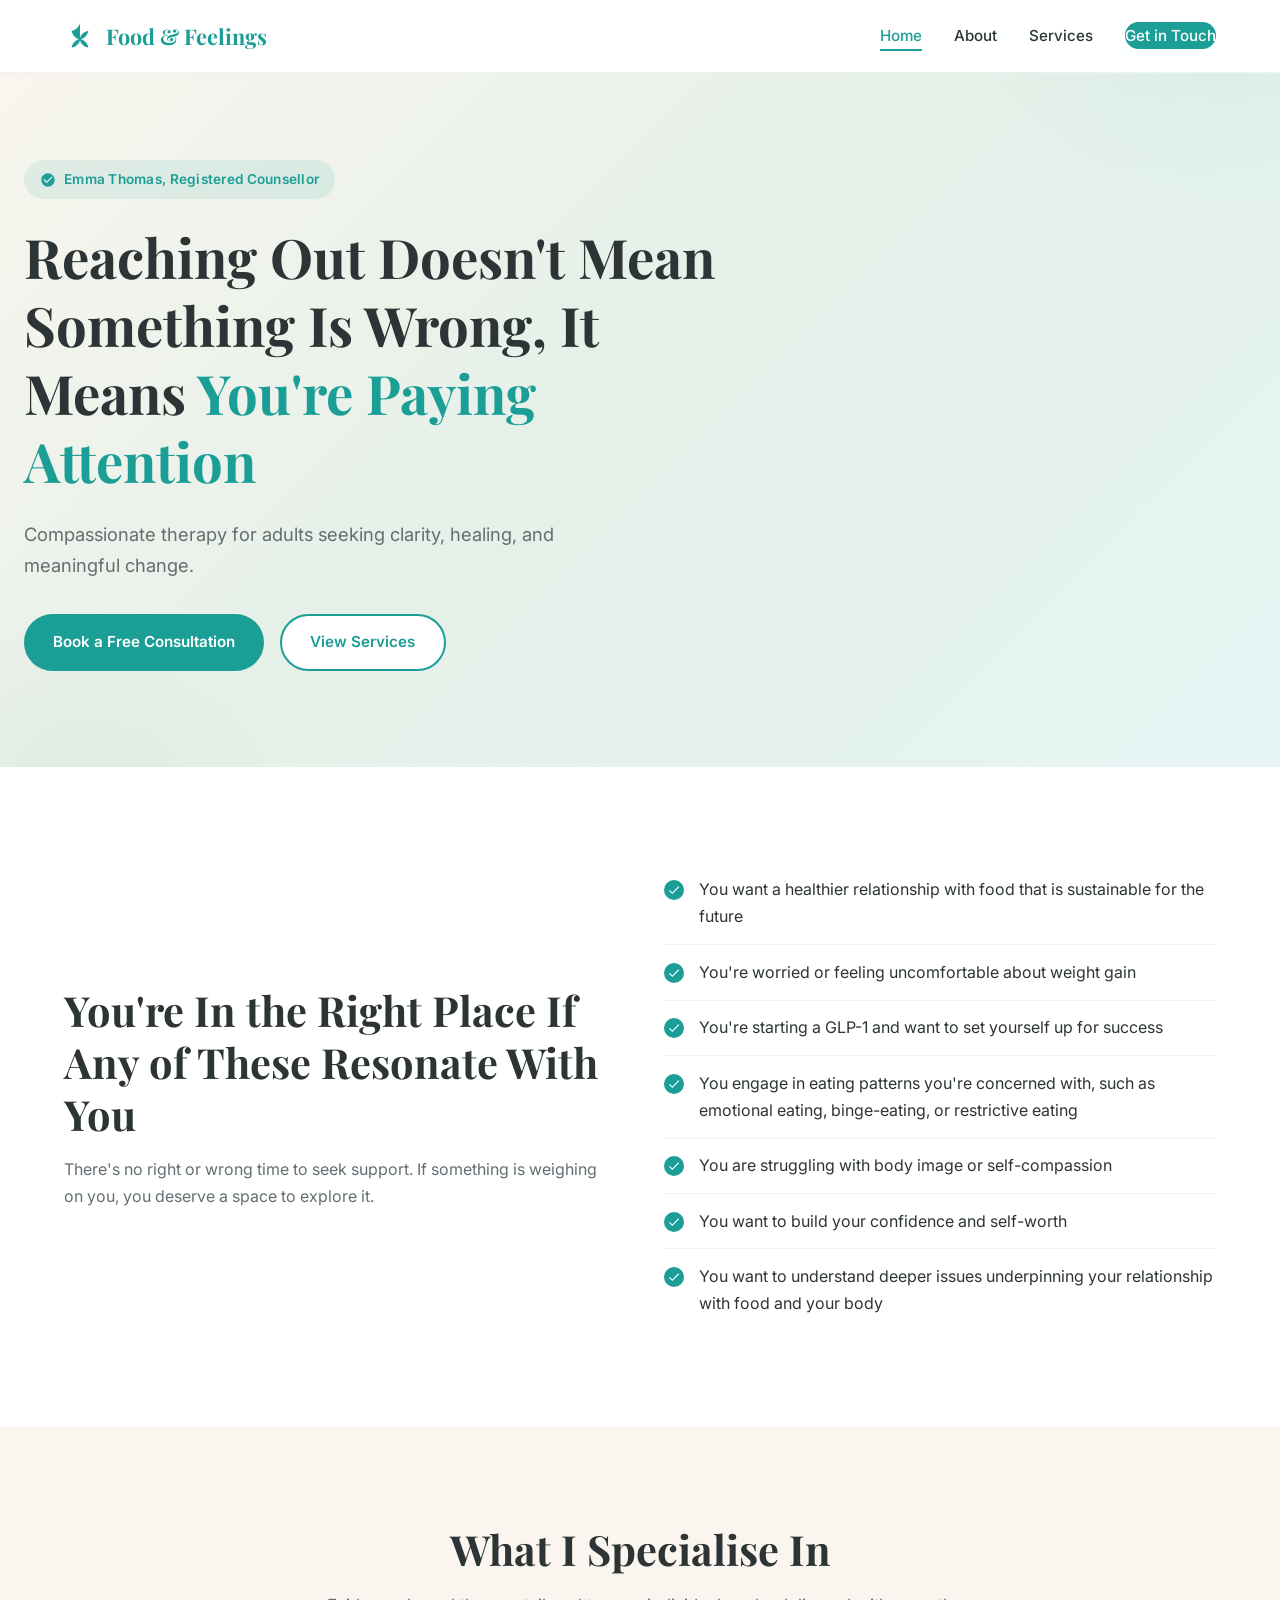
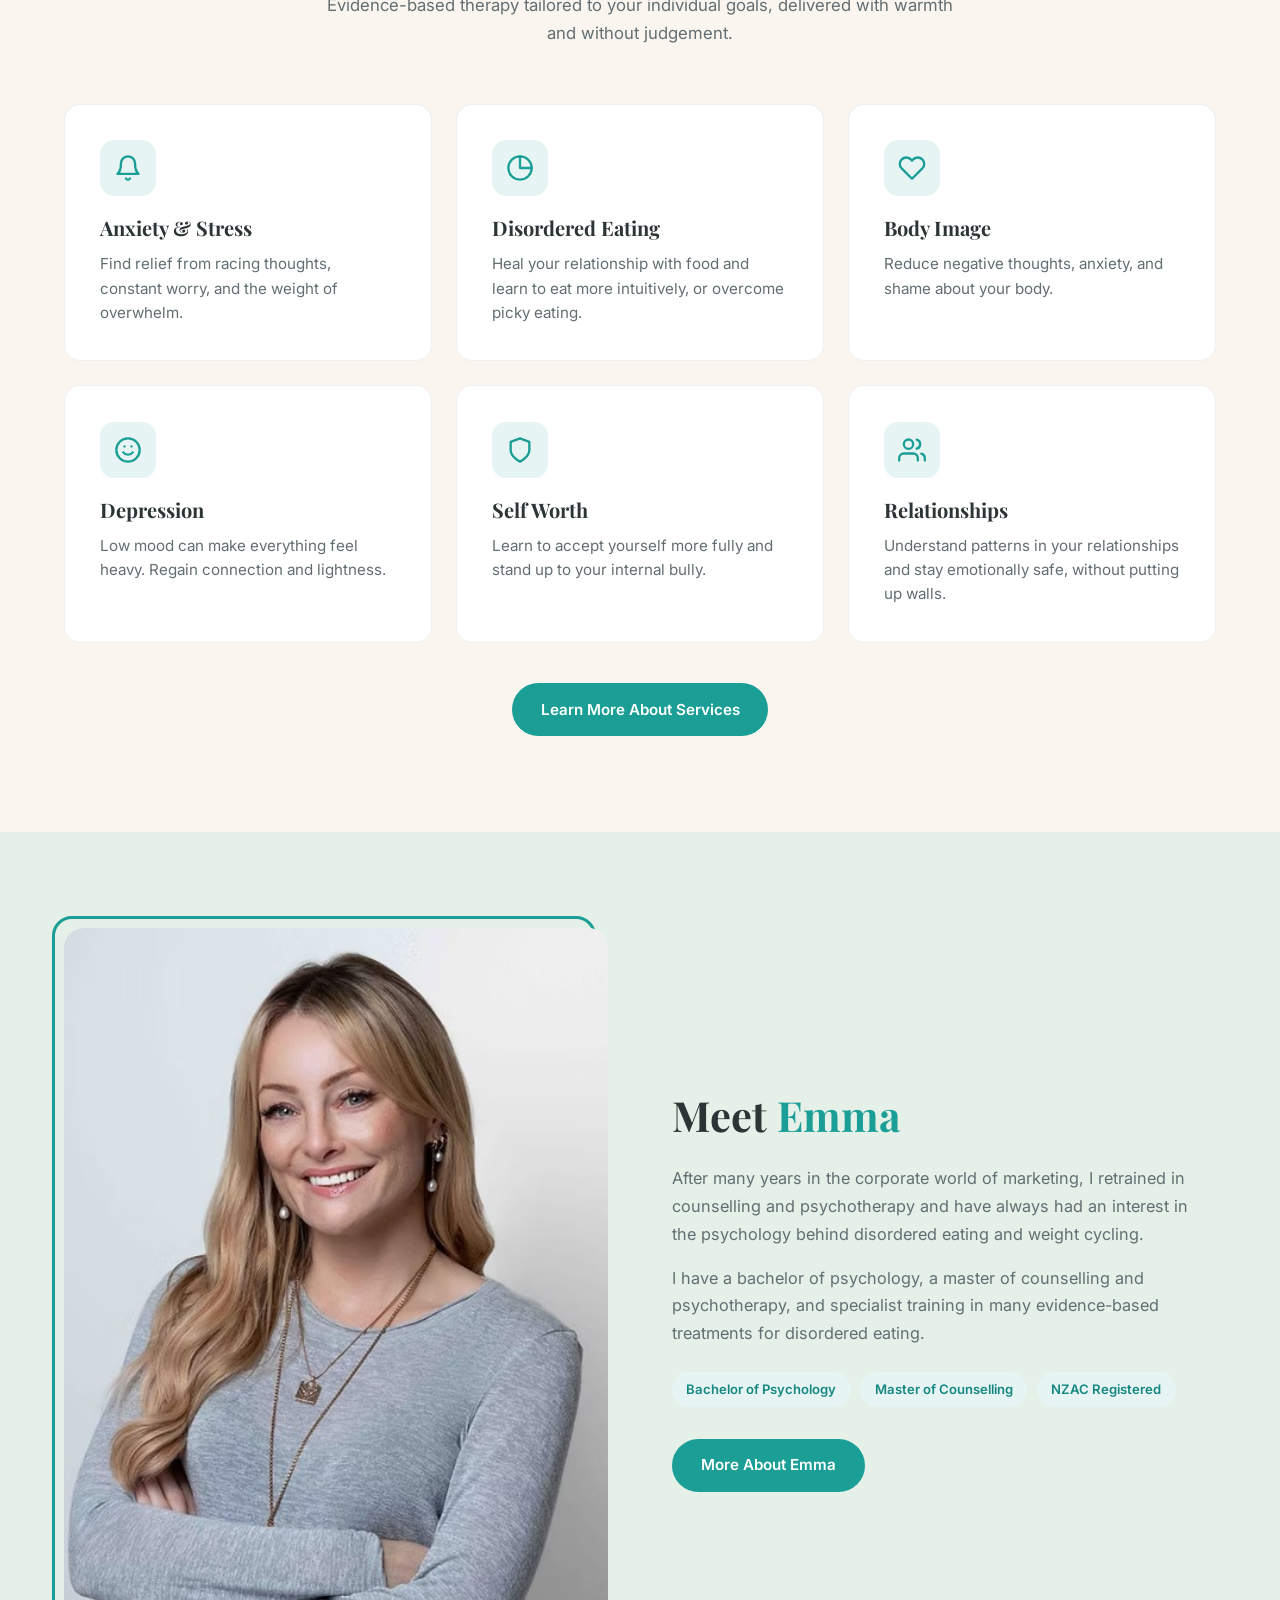
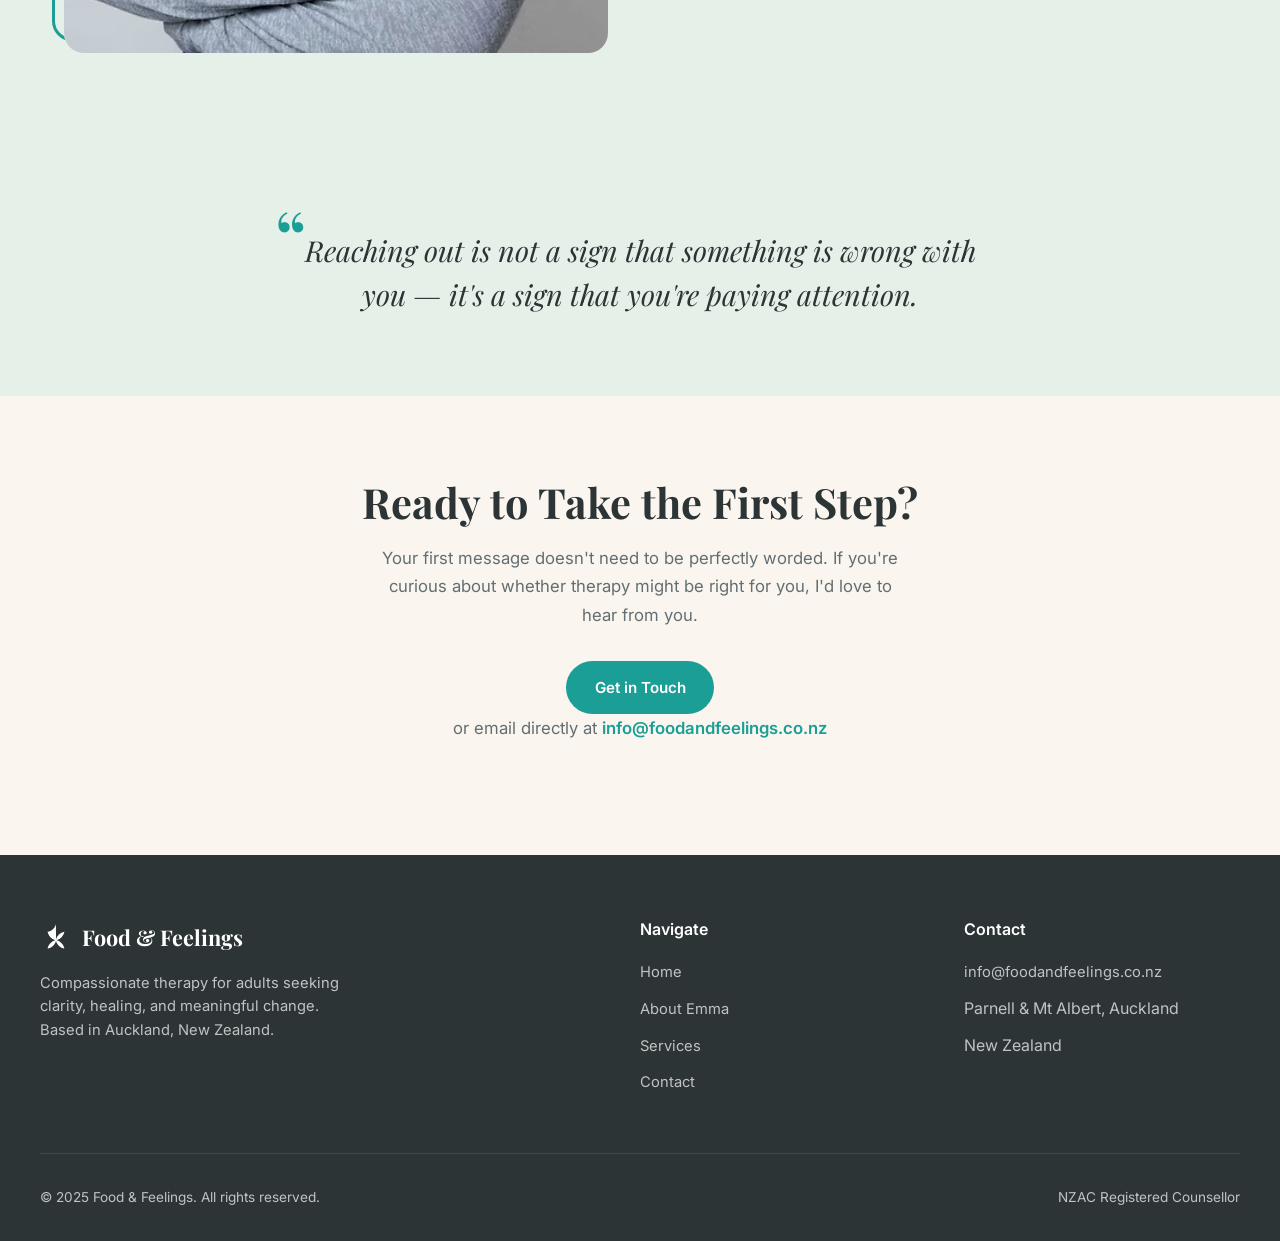
<file: index.html>
<!DOCTYPE html>
<html lang="en">
<head>
  <meta charset="UTF-8">
  <meta name="viewport" content="width=device-width, initial-scale=1.0">
  <title>Food &amp; Feelings | Compassionate Therapy for Disordered Eating &amp; Wellbeing</title>
  <meta name="description" content="Compassionate therapy for adults seeking clarity, healing, and meaningful change. Specialising in disordered eating, anxiety, body image, and self worth.">
  <link rel="preconnect" href="https://fonts.googleapis.com">
  <link rel="preconnect" href="https://fonts.gstatic.com" crossorigin>
  <link href="https://fonts.googleapis.com/css2?family=Inter:wght@400;500;600;700&family=Playfair+Display:ital,wght@0,700;1,700&display=swap" rel="stylesheet">
  <style>
:root {
  --teal: #1a9e96;
  --teal-dark: #158780;
  --teal-light: #e6f5f4;
  --cream: #faf6ef;
  --cream-dark: #f0e9dd;
  --sage: #c8ddd0;
  --sage-light: #e4f0e8;
  --charcoal: #2d3436;
  --gray: #636e72;
  --gray-light: #b2bec3;
  --white: #ffffff;
  --font-heading: 'Playfair Display', Georgia, serif;
  --font-body: 'Inter', -apple-system, BlinkMacSystemFont, sans-serif;
  --max-width: 1200px;
  --section-padding: 6rem 1.5rem;
  --transition: 0.3s ease;
}

*, *::before, *::after {
  margin: 0;
  padding: 0;
  box-sizing: border-box;
}

html {
  scroll-behavior: smooth;
  font-size: 16px;
}

body {
  font-family: var(--font-body);
  color: var(--charcoal);
  line-height: 1.7;
  background: var(--white);
  -webkit-font-smoothing: antialiased;
}

img {
  max-width: 100%;
  height: auto;
  display: block;
}

a {
  color: var(--teal);
  text-decoration: none;
  transition: color var(--transition);
}

a:hover {
  color: var(--teal-dark);
}

h1, h2, h3, h4 {
  font-family: var(--font-heading);
  font-weight: 700;
  line-height: 1.25;
}

h1 { font-size: clamp(2.2rem, 5vw, 3.4rem); }
h2 { font-size: clamp(1.8rem, 4vw, 2.6rem); }
h3 { font-size: clamp(1.3rem, 3vw, 1.6rem); }

.container {
  max-width: var(--max-width);
  margin: 0 auto;
  padding: 0 1.5rem;
}

/* ========== NAVIGATION ========== */

.nav {
  position: fixed;
  top: 0;
  left: 0;
  right: 0;
  z-index: 1000;
  background: rgba(255, 255, 255, 0.97);
  backdrop-filter: blur(12px);
  border-bottom: 1px solid rgba(0, 0, 0, 0.06);
  transition: box-shadow var(--transition);
}

.nav.scrolled {
  box-shadow: 0 2px 20px rgba(0, 0, 0, 0.08);
}

.nav-inner {
  max-width: var(--max-width);
  margin: 0 auto;
  padding: 0 1.5rem;
  display: flex;
  align-items: center;
  justify-content: space-between;
  height: 72px;
}

.nav-logo {
  display: flex;
  align-items: center;
  gap: 0.6rem;
  font-family: var(--font-heading);
  font-size: 1.35rem;
  font-weight: 700;
  color: var(--teal);
}

.nav-logo svg {
  width: 32px;
  height: 32px;
}

.nav-links {
  display: flex;
  align-items: center;
  gap: 2rem;
  list-style: none;
}

.nav-links a {
  color: var(--charcoal);
  font-size: 0.95rem;
  font-weight: 500;
  position: relative;
  padding: 0.25rem 0;
}

.nav-links a::after {
  content: '';
  position: absolute;
  bottom: -2px;
  left: 0;
  width: 0;
  height: 2px;
  background: var(--teal);
  transition: width var(--transition);
}

.nav-links a:hover::after,
.nav-links a.active::after {
  width: 100%;
}

.nav-links a.active {
  color: var(--teal);
}

.nav-cta {
  background: var(--teal);
  color: var(--white) !important;
  padding: 0.6rem 1.4rem;
  border-radius: 50px;
  font-weight: 600;
  font-size: 0.9rem;
}

.nav-cta::after {
  display: none !important;
}

.nav-cta:hover {
  background: var(--teal-dark);
  color: var(--white) !important;
}

.nav-toggle {
  display: none;
  flex-direction: column;
  gap: 5px;
  background: none;
  border: none;
  cursor: pointer;
  padding: 4px;
}

.nav-toggle span {
  width: 24px;
  height: 2.5px;
  background: var(--charcoal);
  border-radius: 2px;
  transition: var(--transition);
}

/* ========== HERO ========== */

.hero {
  padding: 10rem 1.5rem 6rem;
  background: linear-gradient(135deg, var(--cream) 0%, var(--sage-light) 50%, var(--teal-light) 100%);
  position: relative;
  overflow: hidden;
}

.hero::before {
  content: '';
  position: absolute;
  top: -50%;
  right: -20%;
  width: 600px;
  height: 600px;
  background: radial-gradient(circle, rgba(26, 158, 150, 0.08) 0%, transparent 70%);
  border-radius: 50%;
}

.hero::after {
  content: '';
  position: absolute;
  bottom: -30%;
  left: -10%;
  width: 400px;
  height: 400px;
  background: radial-gradient(circle, rgba(200, 221, 208, 0.3) 0%, transparent 70%);
  border-radius: 50%;
}

.hero-content {
  max-width: 720px;
  position: relative;
  z-index: 1;
}

.hero-badge {
  display: inline-flex;
  align-items: center;
  gap: 0.5rem;
  background: rgba(26, 158, 150, 0.1);
  color: var(--teal);
  padding: 0.5rem 1rem;
  border-radius: 50px;
  font-size: 0.85rem;
  font-weight: 600;
  margin-bottom: 1.5rem;
  letter-spacing: 0.02em;
}

.hero h1 {
  color: var(--charcoal);
  margin-bottom: 1.5rem;
}

.hero h1 em {
  color: var(--teal);
  font-style: normal;
}

.hero p {
  font-size: 1.15rem;
  color: var(--gray);
  max-width: 560px;
  margin-bottom: 2rem;
}

.hero-buttons {
  display: flex;
  gap: 1rem;
  flex-wrap: wrap;
}

/* ========== BUTTONS ========== */

.btn {
  display: inline-flex;
  align-items: center;
  gap: 0.5rem;
  padding: 0.85rem 1.8rem;
  border-radius: 50px;
  font-family: var(--font-body);
  font-weight: 600;
  font-size: 0.95rem;
  cursor: pointer;
  border: none;
  transition: all var(--transition);
}

.btn-primary {
  background: var(--teal);
  color: var(--white);
}

.btn-primary:hover {
  background: var(--teal-dark);
  color: var(--white);
  transform: translateY(-2px);
  box-shadow: 0 8px 24px rgba(26, 158, 150, 0.3);
}

.btn-secondary {
  background: var(--white);
  color: var(--teal);
  border: 2px solid var(--teal);
}

.btn-secondary:hover {
  background: var(--teal-light);
  color: var(--teal-dark);
  transform: translateY(-2px);
}

/* ========== SECTIONS ========== */

.section {
  padding: var(--section-padding);
}

.section-cream {
  background: var(--cream);
}

.section-sage {
  background: var(--sage-light);
}

.section-teal {
  background: linear-gradient(135deg, var(--teal) 0%, var(--teal-dark) 100%);
  color: var(--white);
}

.section-header {
  text-align: center;
  max-width: 640px;
  margin: 0 auto 3.5rem;
}

.section-header h2 {
  margin-bottom: 1rem;
}

.section-header p {
  color: var(--gray);
  font-size: 1.05rem;
}

.section-teal .section-header p {
  color: rgba(255, 255, 255, 0.85);
}

/* ========== RESONATE SECTION ========== */

.resonate-grid {
  display: grid;
  grid-template-columns: 1fr 1fr;
  gap: 3rem;
  align-items: center;
}

.resonate-image {
  border-radius: 20px;
  overflow: hidden;
  aspect-ratio: 4/3;
  background: linear-gradient(135deg, var(--sage) 0%, var(--teal-light) 100%);
  display: flex;
  align-items: center;
  justify-content: center;
  position: relative;
}

.resonate-image img {
  width: 100%;
  height: 100%;
  object-fit: cover;
}

.resonate-list {
  list-style: none;
}

.resonate-list li {
  position: relative;
  padding: 0.85rem 0 0.85rem 2.2rem;
  font-size: 1rem;
  color: var(--charcoal);
  border-bottom: 1px solid rgba(0, 0, 0, 0.06);
}

.resonate-list li:last-child {
  border-bottom: none;
}

.resonate-list li::before {
  content: '';
  position: absolute;
  left: 0;
  top: 1.1rem;
  width: 20px;
  height: 20px;
  background: var(--teal);
  border-radius: 50%;
  background-image: url("data:image/svg+xml,%3Csvg xmlns='http://www.w3.org/2000/svg' viewBox='0 0 24 24' fill='white'%3E%3Cpath d='M9 16.17L4.83 12l-1.42 1.41L9 19 21 7l-1.41-1.41z'/%3E%3C/svg%3E");
  background-size: 14px;
  background-position: center;
  background-repeat: no-repeat;
}

/* ========== SERVICES CARDS ========== */

.services-grid {
  display: grid;
  grid-template-columns: repeat(3, 1fr);
  gap: 1.5rem;
}

.service-card {
  background: var(--white);
  border-radius: 16px;
  padding: 2.2rem;
  transition: all var(--transition);
  border: 1px solid rgba(0, 0, 0, 0.06);
  position: relative;
  overflow: hidden;
}

.service-card::before {
  content: '';
  position: absolute;
  top: 0;
  left: 0;
  right: 0;
  height: 4px;
  background: var(--teal);
  transform: scaleX(0);
  transition: transform var(--transition);
}

.service-card:hover {
  transform: translateY(-4px);
  box-shadow: 0 12px 32px rgba(0, 0, 0, 0.08);
}

.service-card:hover::before {
  transform: scaleX(1);
}

.service-icon {
  width: 56px;
  height: 56px;
  background: var(--teal-light);
  border-radius: 14px;
  display: flex;
  align-items: center;
  justify-content: center;
  margin-bottom: 1.2rem;
}

.service-icon svg {
  width: 28px;
  height: 28px;
  color: var(--teal);
}

.service-card h3 {
  margin-bottom: 0.75rem;
  font-size: 1.25rem;
}

.service-card p {
  color: var(--gray);
  font-size: 0.95rem;
  line-height: 1.6;
}

.section-cream .service-card {
  background: var(--white);
}

/* ========== EMMA / ABOUT PREVIEW ========== */

.about-preview {
  display: grid;
  grid-template-columns: 1fr 1fr;
  gap: 4rem;
  align-items: center;
}

.about-photo-wrapper {
  position: relative;
}

.about-photo-wrapper::before {
  content: '';
  position: absolute;
  top: -12px;
  left: -12px;
  right: 12px;
  bottom: 12px;
  border: 3px solid var(--teal);
  border-radius: 20px;
  z-index: 0;
}

.about-photo {
  position: relative;
  z-index: 1;
  border-radius: 20px;
  overflow: hidden;
  aspect-ratio: 3/4;
  background: var(--cream);
}

.about-photo img {
  width: 100%;
  height: 100%;
  object-fit: cover;
  object-position: center top;
}

.about-text h2 {
  margin-bottom: 1.5rem;
}

.about-text h2 em {
  color: var(--teal);
  font-style: normal;
}

.about-text p {
  color: var(--gray);
  margin-bottom: 1rem;
  font-size: 1.02rem;
}

.about-text .btn {
  margin-top: 1rem;
}

.credentials {
  display: flex;
  flex-wrap: wrap;
  gap: 0.6rem;
  margin-top: 1.5rem;
  margin-bottom: 1rem;
}

.credential-tag {
  background: var(--teal-light);
  color: var(--teal-dark);
  padding: 0.4rem 0.9rem;
  border-radius: 50px;
  font-size: 0.82rem;
  font-weight: 600;
}

/* ========== WORK TOGETHER ========== */

.work-grid {
  display: grid;
  grid-template-columns: repeat(3, 1fr);
  gap: 1.5rem;
}

.work-card {
  background: rgba(255, 255, 255, 0.1);
  border: 1px solid rgba(255, 255, 255, 0.2);
  border-radius: 16px;
  padding: 2.5rem 2rem;
  text-align: center;
  transition: all var(--transition);
}

.work-card:hover {
  background: rgba(255, 255, 255, 0.15);
  transform: translateY(-4px);
}

.work-icon {
  width: 64px;
  height: 64px;
  background: rgba(255, 255, 255, 0.15);
  border-radius: 50%;
  display: flex;
  align-items: center;
  justify-content: center;
  margin: 0 auto 1.2rem;
}

.work-icon svg {
  width: 28px;
  height: 28px;
  color: var(--white);
}

.work-card h3 {
  color: var(--white);
  margin-bottom: 0.75rem;
  font-size: 1.2rem;
}

.work-card p {
  color: rgba(255, 255, 255, 0.85);
  font-size: 0.95rem;
}

/* ========== CTA SECTION ========== */

.cta-section {
  padding: 5rem 1.5rem;
  text-align: center;
  background: var(--cream);
}

.cta-section h2 {
  margin-bottom: 1rem;
}

.cta-section p {
  color: var(--gray);
  max-width: 520px;
  margin: 0 auto 2rem;
  font-size: 1.05rem;
}

.cta-contact {
  margin-top: 1.5rem;
  font-size: 0.95rem;
  color: var(--gray);
}

.cta-contact a {
  font-weight: 600;
}

/* ========== ABOUT PAGE ========== */

.about-hero {
  padding: 10rem 1.5rem 4rem;
  background: linear-gradient(135deg, var(--sage-light) 0%, var(--teal-light) 100%);
  text-align: center;
}

.about-hero h1 {
  margin-bottom: 1rem;
}

.about-hero p {
  color: var(--gray);
  font-size: 1.1rem;
  max-width: 560px;
  margin: 0 auto;
}

.about-full {
  display: grid;
  grid-template-columns: 400px 1fr;
  gap: 4rem;
  align-items: start;
}

.about-photo-sticky {
  position: sticky;
  top: 100px;
}

.approach-section h2 {
  margin-bottom: 1.5rem;
}

.approach-section p {
  color: var(--gray);
  margin-bottom: 1rem;
  font-size: 1.02rem;
}

.treatment-list {
  list-style: none;
  display: grid;
  grid-template-columns: 1fr 1fr;
  gap: 0.6rem;
  margin: 1.5rem 0;
}

.treatment-list li {
  padding: 0.7rem 1rem 0.7rem 2.2rem;
  background: var(--white);
  border-radius: 10px;
  font-size: 0.92rem;
  position: relative;
  border: 1px solid rgba(0, 0, 0, 0.05);
}

.treatment-list li::before {
  content: '';
  position: absolute;
  left: 0.8rem;
  top: 50%;
  transform: translateY(-50%);
  width: 8px;
  height: 8px;
  background: var(--teal);
  border-radius: 50%;
}

.inclusive-grid {
  display: grid;
  grid-template-columns: repeat(3, 1fr);
  gap: 1rem;
  margin-top: 2rem;
}

.inclusive-item {
  background: var(--white);
  padding: 1.5rem;
  border-radius: 12px;
  text-align: center;
  border: 1px solid rgba(0, 0, 0, 0.05);
}

.inclusive-item svg {
  width: 32px;
  height: 32px;
  color: var(--teal);
  margin-bottom: 0.75rem;
}

.inclusive-item p {
  font-size: 0.9rem;
  color: var(--charcoal);
  font-weight: 500;
}

/* ========== SERVICES PAGE ========== */

.service-detail {
  display: grid;
  grid-template-columns: 1fr 1fr;
  gap: 3rem;
  align-items: center;
  padding: 3rem 0;
  border-bottom: 1px solid rgba(0, 0, 0, 0.06);
}

.service-detail:last-child {
  border-bottom: none;
}

.service-detail:nth-child(even) {
  direction: rtl;
}

.service-detail:nth-child(even) > * {
  direction: ltr;
}

.service-detail-icon {
  width: 100%;
  aspect-ratio: 4/3;
  background: var(--cream);
  border-radius: 20px;
  display: flex;
  align-items: center;
  justify-content: center;
  position: relative;
  overflow: hidden;
}

.service-detail-icon img {
  width: 100%;
  height: 100%;
  object-fit: cover;
}

.service-detail-content h3 {
  font-size: 1.6rem;
  margin-bottom: 1rem;
}

.service-detail-content p {
  color: var(--gray);
  font-size: 1.02rem;
  margin-bottom: 1rem;
}

/* ========== QUOTE SECTION ========== */

.quote-section {
  padding: 5rem 1.5rem;
  background: var(--sage-light);
  text-align: center;
}

.quote-section blockquote {
  max-width: 700px;
  margin: 0 auto;
  font-family: var(--font-heading);
  font-size: clamp(1.3rem, 3vw, 1.8rem);
  color: var(--charcoal);
  font-style: italic;
  line-height: 1.5;
  position: relative;
}

.quote-section blockquote::before {
  content: '\201C';
  font-size: 5rem;
  color: var(--teal);
  position: absolute;
  top: -2rem;
  left: -1rem;
  line-height: 1;
  font-style: normal;
}

/* ========== FOOTER ========== */

.footer {
  background: var(--charcoal);
  color: rgba(255, 255, 255, 0.7);
  padding: 4rem 1.5rem 2rem;
}

.footer-grid {
  max-width: var(--max-width);
  margin: 0 auto;
  display: grid;
  grid-template-columns: 2fr 1fr 1fr;
  gap: 3rem;
  margin-bottom: 3rem;
}

.footer-brand .nav-logo {
  color: var(--white);
  margin-bottom: 1rem;
}

.footer-brand p {
  font-size: 0.92rem;
  line-height: 1.6;
  max-width: 300px;
}

.footer h4 {
  color: var(--white);
  font-size: 1rem;
  margin-bottom: 1.2rem;
  font-family: var(--font-body);
  font-weight: 600;
}

.footer-links {
  list-style: none;
}

.footer-links li {
  margin-bottom: 0.6rem;
}

.footer-links a {
  color: rgba(255, 255, 255, 0.7);
  font-size: 0.92rem;
  transition: color var(--transition);
}

.footer-links a:hover {
  color: var(--white);
}

.footer-bottom {
  max-width: var(--max-width);
  margin: 0 auto;
  padding-top: 2rem;
  border-top: 1px solid rgba(255, 255, 255, 0.1);
  display: flex;
  justify-content: space-between;
  align-items: center;
  font-size: 0.85rem;
}

/* ========== MOBILE MENU ========== */

@media (max-width: 768px) {
  .nav {
    -webkit-backdrop-filter: none;
    backdrop-filter: none;
    background: #ffffff;
  }

  .nav-toggle {
    display: flex;
  }

  .nav-links {
    position: absolute;
    top: 72px;
    left: 0;
    right: 0;
    height: calc(100vh - 72px);
    height: calc(100dvh - 72px);
    background: #ffffff;
    flex-direction: column;
    justify-content: flex-start;
    padding: 2rem 1.5rem;
    gap: 0;
    transform: translateX(100%);
    transition: transform var(--transition);
    z-index: 9999;
    overflow-y: auto;
    box-shadow: 0 4px 20px rgba(0,0,0,0.1);
  }

  .nav-links.open {
    transform: translateX(0);
  }

  .nav-links li {
    width: 100%;
  }

  .nav-links a {
    display: block;
    padding: 1rem 0;
    font-size: 1.1rem;
    border-bottom: 1px solid rgba(0, 0, 0, 0.06);
  }

  .nav-links a::after {
    display: none;
  }

  .nav-cta {
    text-align: center;
    margin-top: 1rem;
  }

  .nav-toggle.open span:nth-child(1) {
    transform: rotate(45deg) translate(5px, 5px);
  }

  .nav-toggle.open span:nth-child(2) {
    opacity: 0;
  }

  .nav-toggle.open span:nth-child(3) {
    transform: rotate(-45deg) translate(5px, -5px);
  }

  .hero {
    padding: 8rem 1.5rem 4rem;
  }

  .hero h1 {
    font-size: 2rem;
  }

  .resonate-grid,
  .about-preview,
  .about-full {
    grid-template-columns: 1fr;
    gap: 2rem;
  }

  .about-photo-sticky {
    position: static;
  }

  .about-full {
    grid-template-columns: 1fr;
  }

  .services-grid {
    grid-template-columns: 1fr;
  }

  .work-grid {
    grid-template-columns: 1fr;
  }

  .service-detail {
    grid-template-columns: 1fr;
    gap: 1.5rem;
  }

  .service-detail:nth-child(even) {
    direction: ltr;
  }

  .treatment-list {
    grid-template-columns: 1fr;
  }

  .inclusive-grid {
    grid-template-columns: 1fr;
  }

  .footer-grid {
    grid-template-columns: 1fr;
    gap: 2rem;
  }

  .footer-bottom {
    flex-direction: column;
    gap: 0.5rem;
    text-align: center;
  }

  .section {
    padding: 4rem 1.5rem;
  }
}

@media (min-width: 769px) and (max-width: 1024px) {
  .services-grid {
    grid-template-columns: repeat(2, 1fr);
  }

  .work-grid {
    grid-template-columns: repeat(2, 1fr);
  }

  .about-full {
    grid-template-columns: 300px 1fr;
    gap: 2.5rem;
  }

  .treatment-list {
    grid-template-columns: 1fr;
  }

  .inclusive-grid {
    grid-template-columns: repeat(2, 1fr);
  }
}

/* ========== ANIMATIONS ========== */

.fade-in {
  opacity: 0;
  transform: translateY(24px);
  transition: opacity 0.6s ease, transform 0.6s ease;
}

.fade-in.visible {
  opacity: 1;
  transform: translateY(0);
}

/* ========== DECORATIVE LEAF SVG ========== */

.leaf-decoration {
  display: flex;
  justify-content: center;
  margin-bottom: 2rem;
}

.leaf-decoration svg {
  width: 56px;
  height: 56px;
  color: var(--teal);
}

</style>
</head>
<body>

  <!-- Navigation -->
  <nav class="nav">
    <div class="nav-inner">
      <a href="index.html" class="nav-logo">
        <svg viewBox="0 0 40 40" fill="none" xmlns="http://www.w3.org/2000/svg">
          <path d="M20 8c-2 4-6 6-10 6 0 4 2 8 6 10-4 2-6 6-6 10 4 0 8-2 10-6 2 4 6 6 10 6 0-4-2-8-6-10 4-2 6-6 6-10-4 0-8 2-10 6-2-4-6-6-10-6z" fill="currentColor" opacity="0.2"/>
          <path d="M20 4c-1.5 5-5.5 8.5-10.5 9.5 1 5 4.5 9 9.5 10.5-5 1.5-8.5 5.5-9.5 10.5 5-1 9-4.5 10.5-9.5 1.5 5 5.5 8.5 10.5 9.5-1-5-4.5-9-9.5-10.5 5-1.5 8.5-5.5 9.5-10.5-5 1-9 4.5-10.5 9.5z" fill="currentColor"/>
        </svg>
        Food &amp; Feelings
      </a>
      <button class="nav-toggle" aria-label="Toggle menu">
        <span></span><span></span><span></span>
      </button>
      <ul class="nav-links">
        <li><a href="index.html" class="active">Home</a></li>
        <li><a href="about.html">About</a></li>
        <li><a href="services.html">Services</a></li>
        <li><a href="mailto:info@foodandfeelings.co.nz" class="nav-cta">Get in Touch</a></li>
      </ul>
    </div>
  </nav>

  <!-- Hero -->
  <section class="hero">
    <div class="hero-content">
      <div class="hero-badge">
        <svg width="16" height="16" viewBox="0 0 24 24" fill="currentColor"><path d="M12 2C6.48 2 2 6.48 2 12s4.48 10 10 10 10-4.48 10-10S17.52 2 12 2zm-2 15l-5-5 1.41-1.41L10 14.17l7.59-7.59L19 8l-9 9z"/></svg>
        Emma Thomas, Registered Counsellor
      </div>
      <h1>Reaching Out Doesn't Mean Something Is Wrong, It Means <em>You're Paying Attention</em></h1>
      <p>Compassionate therapy for adults seeking clarity, healing, and meaningful change.</p>
      <div class="hero-buttons">
        <a href="mailto:info@foodandfeelings.co.nz" class="btn btn-primary">Book a Free Consultation</a>
        <a href="services.html" class="btn btn-secondary">View Services</a>
      </div>
    </div>
  </section>

  <!-- You're In the Right Place -->
  <section class="section">
    <div class="container">
      <div class="resonate-grid">
        <div class="fade-in">
          <h2>You're In the Right Place If Any of These Resonate With You</h2>
          <p style="color: var(--gray); margin-top: 1rem;">There's no right or wrong time to seek support. If something is weighing on you, you deserve a space to explore it.</p>
        </div>
        <ul class="resonate-list fade-in">
          <li>You want a healthier relationship with food that is sustainable for the future</li>
          <li>You're worried or feeling uncomfortable about weight gain</li>
          <li>You're starting a GLP-1 and want to set yourself up for success</li>
          <li>You engage in eating patterns you're concerned with, such as emotional eating, binge-eating, or restrictive eating</li>
          <li>You are struggling with body image or self-compassion</li>
          <li>You want to build your confidence and self-worth</li>
          <li>You want to understand deeper issues underpinning your relationship with food and your body</li>
        </ul>
      </div>
    </div>
  </section>

  <!-- Services Overview -->
  <section class="section section-cream">
    <div class="container">
      <div class="section-header fade-in">
        <h2>What I Specialise In</h2>
        <p>Evidence-based therapy tailored to your individual goals, delivered with warmth and without judgement.</p>
      </div>
      <div class="services-grid">
        <div class="service-card fade-in">
          <div class="service-icon">
            <svg viewBox="0 0 24 24" fill="none" stroke="currentColor" stroke-width="2" stroke-linecap="round" stroke-linejoin="round"><path d="M18 8A6 6 0 0 0 6 8c0 7-3 9-3 9h18s-3-2-3-9"/><path d="M13.73 21a2 2 0 0 1-3.46 0"/></svg>
          </div>
          <h3>Anxiety &amp; Stress</h3>
          <p>Find relief from racing thoughts, constant worry, and the weight of overwhelm.</p>
        </div>
        <div class="service-card fade-in">
          <div class="service-icon">
            <svg viewBox="0 0 24 24" fill="none" stroke="currentColor" stroke-width="2" stroke-linecap="round" stroke-linejoin="round"><path d="M12 2a10 10 0 1 0 10 10H12V2z"/><path d="M12 2a10 10 0 0 1 10 10"/></svg>
          </div>
          <h3>Disordered Eating</h3>
          <p>Heal your relationship with food and learn to eat more intuitively, or overcome picky eating.</p>
        </div>
        <div class="service-card fade-in">
          <div class="service-icon">
            <svg viewBox="0 0 24 24" fill="none" stroke="currentColor" stroke-width="2" stroke-linecap="round" stroke-linejoin="round"><path d="M20.84 4.61a5.5 5.5 0 0 0-7.78 0L12 5.67l-1.06-1.06a5.5 5.5 0 0 0-7.78 7.78l1.06 1.06L12 21.23l7.78-7.78 1.06-1.06a5.5 5.5 0 0 0 0-7.78z"/></svg>
          </div>
          <h3>Body Image</h3>
          <p>Reduce negative thoughts, anxiety, and shame about your body.</p>
        </div>
        <div class="service-card fade-in">
          <div class="service-icon">
            <svg viewBox="0 0 24 24" fill="none" stroke="currentColor" stroke-width="2" stroke-linecap="round" stroke-linejoin="round"><circle cx="12" cy="12" r="10"/><path d="M8 14s1.5 2 4 2 4-2 4-2"/><line x1="9" y1="9" x2="9.01" y2="9"/><line x1="15" y1="9" x2="15.01" y2="9"/></svg>
          </div>
          <h3>Depression</h3>
          <p>Low mood can make everything feel heavy. Regain connection and lightness.</p>
        </div>
        <div class="service-card fade-in">
          <div class="service-icon">
            <svg viewBox="0 0 24 24" fill="none" stroke="currentColor" stroke-width="2" stroke-linecap="round" stroke-linejoin="round"><path d="M12 22s8-4 8-10V5l-8-3-8 3v7c0 6 8 10 8 10z"/></svg>
          </div>
          <h3>Self Worth</h3>
          <p>Learn to accept yourself more fully and stand up to your internal bully.</p>
        </div>
        <div class="service-card fade-in">
          <div class="service-icon">
            <svg viewBox="0 0 24 24" fill="none" stroke="currentColor" stroke-width="2" stroke-linecap="round" stroke-linejoin="round"><path d="M17 21v-2a4 4 0 0 0-4-4H5a4 4 0 0 0-4 4v2"/><circle cx="9" cy="7" r="4"/><path d="M23 21v-2a4 4 0 0 0-3-3.87"/><path d="M16 3.13a4 4 0 0 1 0 7.75"/></svg>
          </div>
          <h3>Relationships</h3>
          <p>Understand patterns in your relationships and stay emotionally safe, without putting up walls.</p>
        </div>
      </div>
      <div style="text-align: center; margin-top: 2.5rem;" class="fade-in">
        <a href="services.html" class="btn btn-primary">Learn More About Services</a>
      </div>
    </div>
  </section>

  <!-- Meet Emma Preview -->
  <section class="section section-sage">
    <div class="container">
      <div class="about-preview">
        <div class="about-photo-wrapper fade-in">
          <div class="about-photo">
            <img src="[data-uri]" alt="Emma Thomas, Registered Counsellor" onerror="this.parentElement.innerHTML='<div style=&quot;width:100%;height:100%;display:flex;align-items:center;justify-content:center;background:var(--cream);flex-direction:column;gap:1rem;padding:2rem&quot;><svg width=&quot;64&quot; height=&quot;64&quot; viewBox=&quot;0 0 24 24&quot; fill=&quot;none&quot; stroke=&quot;%231a9e96&quot; stroke-width=&quot;1.5&quot;><path d=&quot;M20 21v-2a4 4 0 0 0-4-4H8a4 4 0 0 0-4 4v2&quot;/><circle cx=&quot;12&quot; cy=&quot;7&quot; r=&quot;4&quot;/></svg><span style=&quot;color:%23636e72;font-size:0.9rem&quot;>Add emma.jpg to images/</span></div>'">
          </div>
        </div>
        <div class="about-text fade-in">
          <h2>Meet <em>Emma</em></h2>
          <p>After many years in the corporate world of marketing, I retrained in counselling and psychotherapy and have always had an interest in the psychology behind disordered eating and weight cycling.</p>
          <p>I have a bachelor of psychology, a master of counselling and psychotherapy, and specialist training in many evidence-based treatments for disordered eating.</p>
          <div class="credentials">
            <span class="credential-tag">Bachelor of Psychology</span>
            <span class="credential-tag">Master of Counselling</span>
            <span class="credential-tag">NZAC Registered</span>
          </div>
          <a href="about.html" class="btn btn-primary">More About Emma</a>
        </div>
      </div>
    </div>
  </section>

  <!-- Quote Section -->
  <section class="quote-section">
    <div class="container fade-in">
      <blockquote>
        Reaching out is not a sign that something is wrong with you &mdash; it's a sign that you're paying attention.
      </blockquote>
    </div>
  </section>

  <!-- CTA -->
  <section class="cta-section">
    <div class="container fade-in">
      <h2>Ready to Take the First Step?</h2>
      <p>Your first message doesn't need to be perfectly worded. If you're curious about whether therapy might be right for you, I'd love to hear from you.</p>
      <a href="mailto:info@foodandfeelings.co.nz" class="btn btn-primary">Get in Touch</a>
      <p class="cta-contact">or email directly at <a href="mailto:info@foodandfeelings.co.nz">info@foodandfeelings.co.nz</a></p>
    </div>
  </section>

  <!-- Footer -->
  <footer class="footer">
    <div class="footer-grid">
      <div class="footer-brand">
        <a href="index.html" class="nav-logo">
          <svg viewBox="0 0 40 40" fill="none" xmlns="http://www.w3.org/2000/svg">
            <path d="M20 4c-1.5 5-5.5 8.5-10.5 9.5 1 5 4.5 9 9.5 10.5-5 1.5-8.5 5.5-9.5 10.5 5-1 9-4.5 10.5-9.5 1.5 5 5.5 8.5 10.5 9.5-1-5-4.5-9-9.5-10.5 5-1.5 8.5-5.5 9.5-10.5-5 1-9 4.5-10.5 9.5z" fill="currentColor"/>
          </svg>
          Food &amp; Feelings
        </a>
        <p>Compassionate therapy for adults seeking clarity, healing, and meaningful change. Based in Auckland, New Zealand.</p>
      </div>
      <div>
        <h4>Navigate</h4>
        <ul class="footer-links">
          <li><a href="index.html">Home</a></li>
          <li><a href="about.html">About Emma</a></li>
          <li><a href="services.html">Services</a></li>
          <li><a href="mailto:info@foodandfeelings.co.nz">Contact</a></li>
        </ul>
      </div>
      <div>
        <h4>Contact</h4>
        <ul class="footer-links">
          <li><a href="mailto:info@foodandfeelings.co.nz">info@foodandfeelings.co.nz</a></li>
          <li>Parnell &amp; Mt Albert, Auckland</li>
          <li>New Zealand</li>
        </ul>
      </div>
    </div>
    <div class="footer-bottom">
      <span>&copy; 2025 Food &amp; Feelings. All rights reserved.</span>
      <span>NZAC Registered Counsellor</span>
    </div>
  </footer>

  <script>
document.addEventListener('DOMContentLoaded', function () {
  var toggle = document.querySelector('.nav-toggle');
  var links = document.querySelector('.nav-links');

  toggle.addEventListener('click', function () {
    toggle.classList.toggle('open');
    links.classList.toggle('open');
  });

  links.querySelectorAll('a').forEach(function (link) {
    link.addEventListener('click', function () {
      toggle.classList.remove('open');
      links.classList.remove('open');
    });
  });

  var nav = document.querySelector('.nav');
  window.addEventListener('scroll', function () {
    nav.classList.toggle('scrolled', window.scrollY > 20);
  });

  var faders = document.querySelectorAll('.fade-in');
  if ('IntersectionObserver' in window) {
    var observer = new IntersectionObserver(function (entries) {
      entries.forEach(function (entry) {
        if (entry.isIntersecting) {
          entry.target.classList.add('visible');
          observer.unobserve(entry.target);
        }
      });
    }, { threshold: 0.15 });
    faders.forEach(function (el) { observer.observe(el); });
  } else {
    faders.forEach(function (el) { el.classList.add('visible'); });
  }
});

</script>
</body>
</html>
</file>
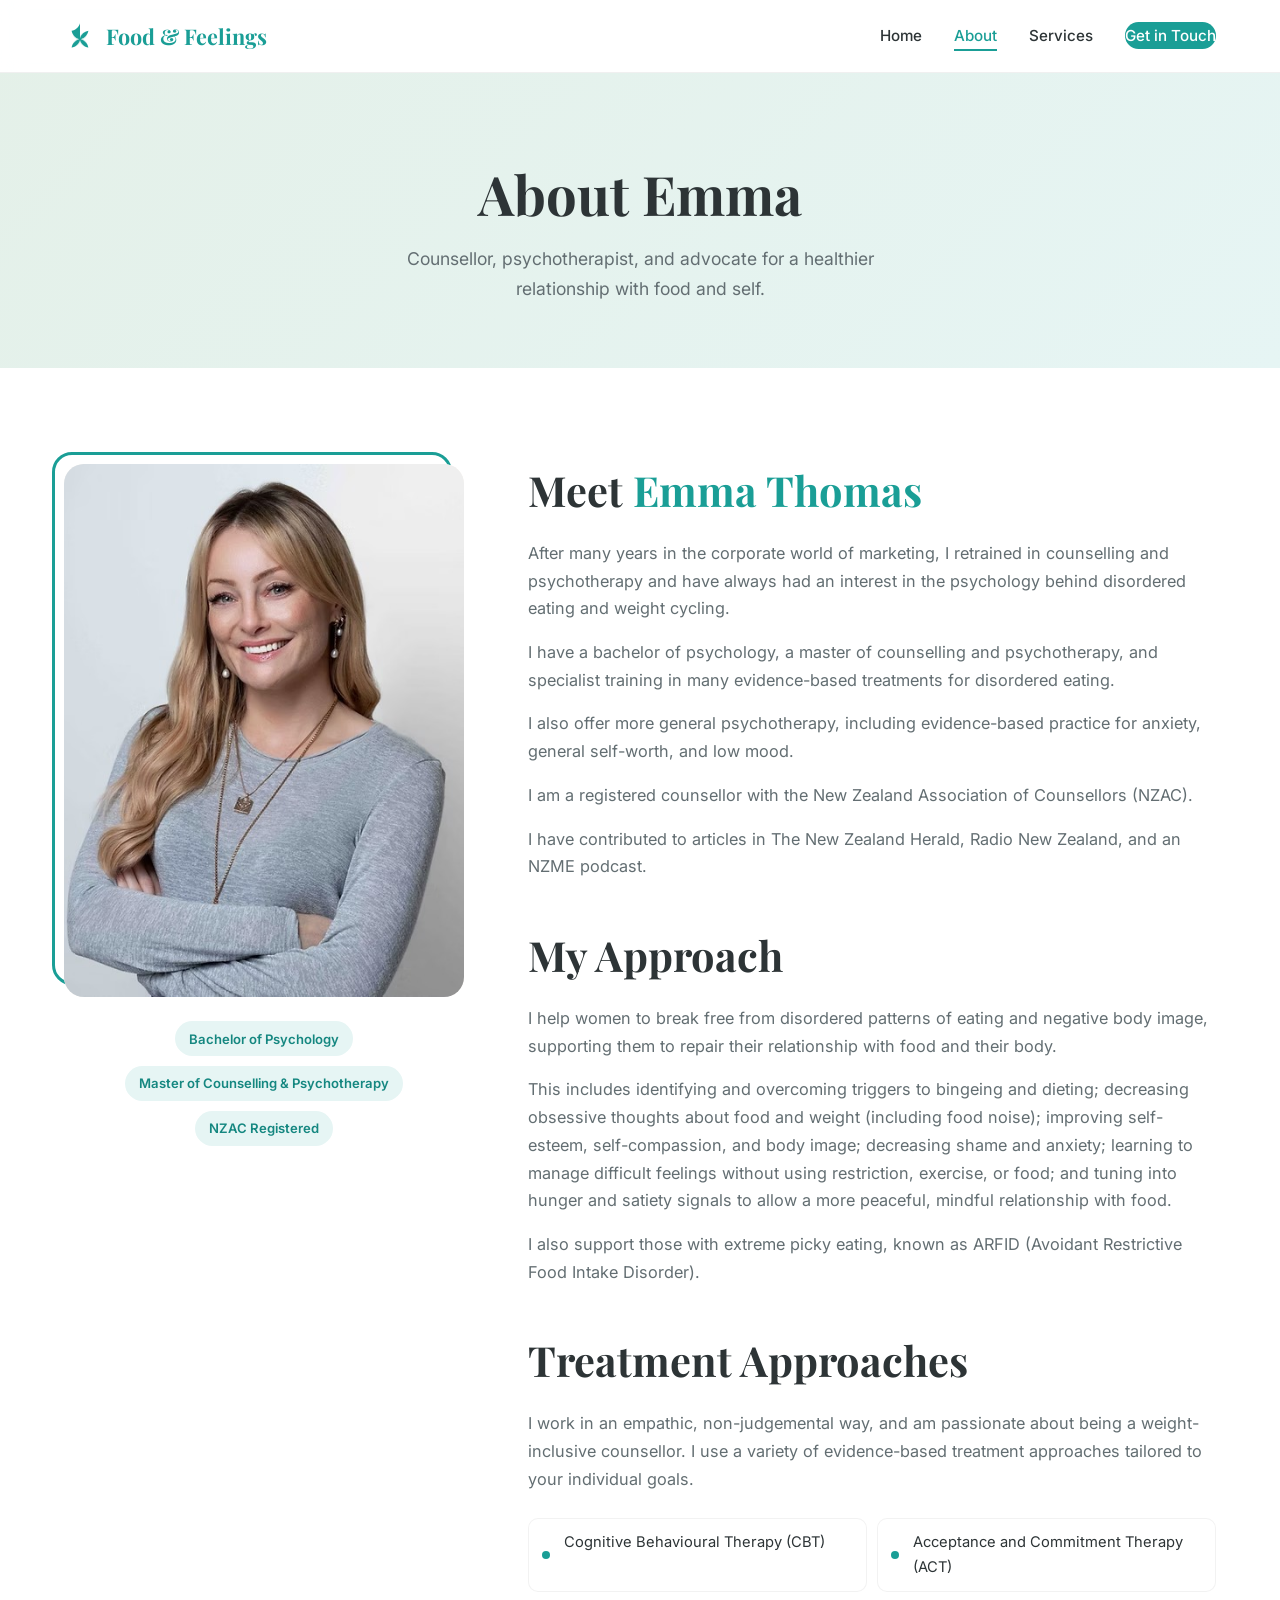
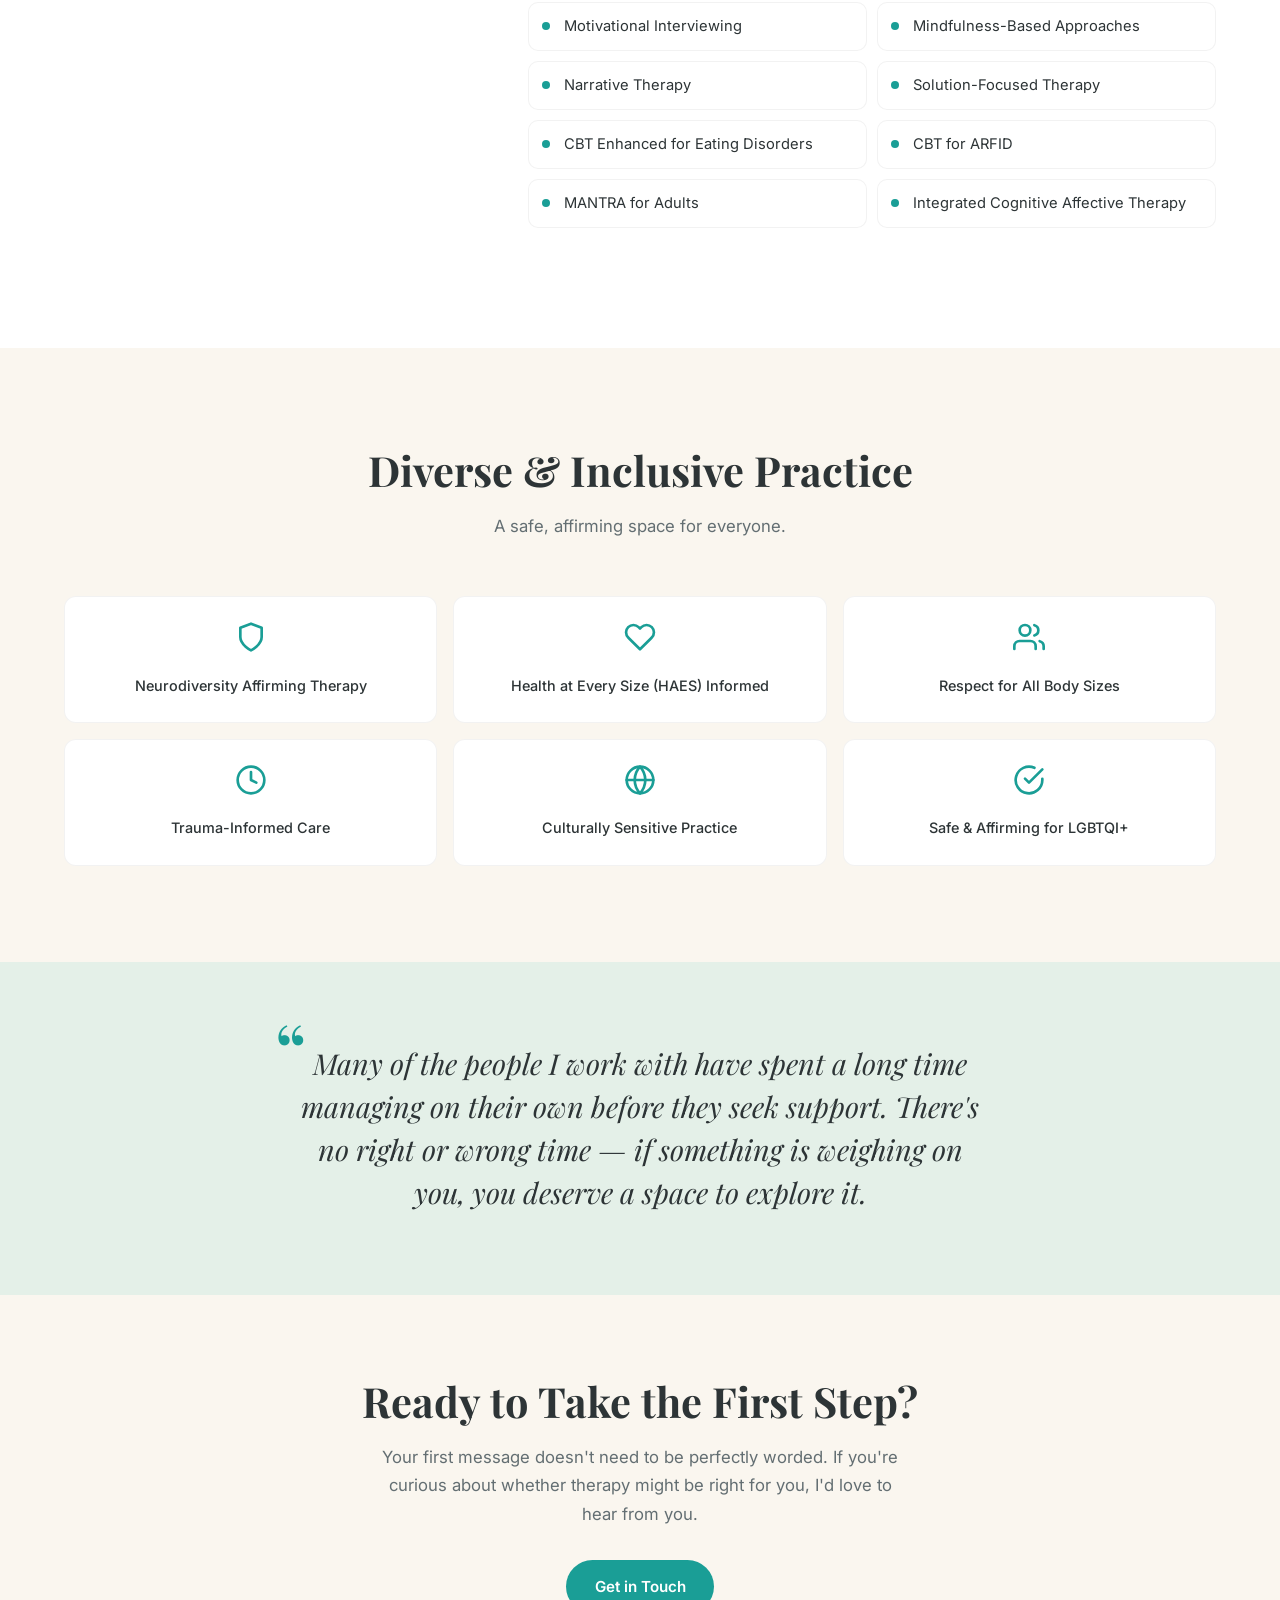
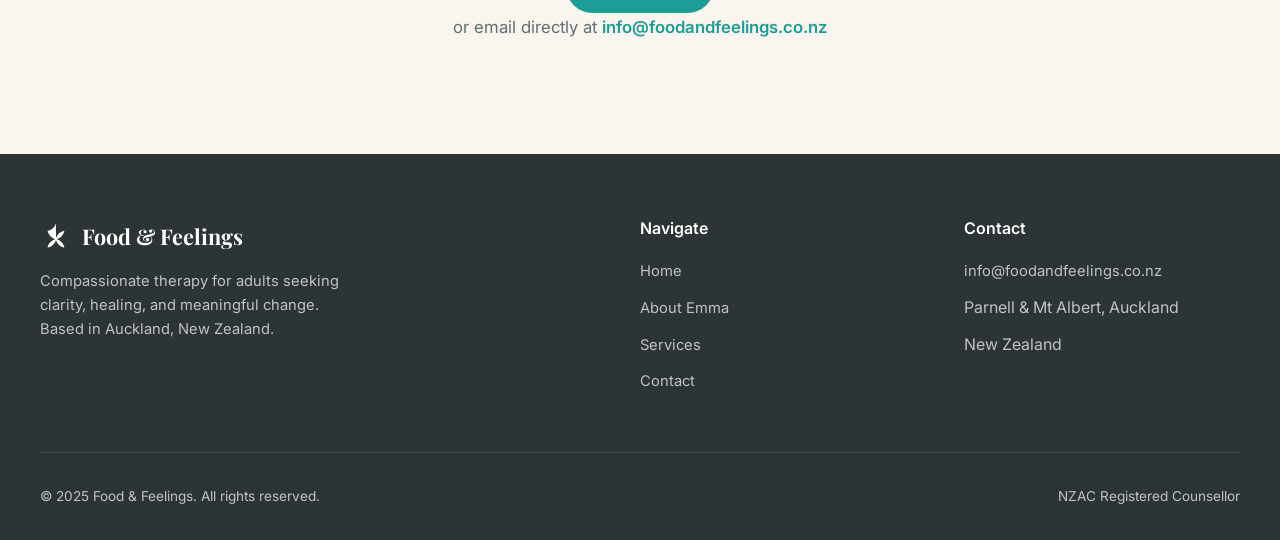
<file: about.html>
<!DOCTYPE html>
<html lang="en">
<head>
  <meta charset="UTF-8">
  <meta name="viewport" content="width=device-width, initial-scale=1.0">
  <title>About Emma | Food &amp; Feelings</title>
  <meta name="description" content="Meet Emma Thomas, registered counsellor specialising in disordered eating, anxiety, body image, and self worth. Bachelor of Psychology, Master of Counselling.">
  <link rel="preconnect" href="https://fonts.googleapis.com">
  <link rel="preconnect" href="https://fonts.gstatic.com" crossorigin>
  <link href="https://fonts.googleapis.com/css2?family=Inter:wght@400;500;600;700&family=Playfair+Display:ital,wght@0,700;1,700&display=swap" rel="stylesheet">
  <style>
:root {
  --teal: #1a9e96;
  --teal-dark: #158780;
  --teal-light: #e6f5f4;
  --cream: #faf6ef;
  --cream-dark: #f0e9dd;
  --sage: #c8ddd0;
  --sage-light: #e4f0e8;
  --charcoal: #2d3436;
  --gray: #636e72;
  --gray-light: #b2bec3;
  --white: #ffffff;
  --font-heading: 'Playfair Display', Georgia, serif;
  --font-body: 'Inter', -apple-system, BlinkMacSystemFont, sans-serif;
  --max-width: 1200px;
  --section-padding: 6rem 1.5rem;
  --transition: 0.3s ease;
}

*, *::before, *::after {
  margin: 0;
  padding: 0;
  box-sizing: border-box;
}

html {
  scroll-behavior: smooth;
  font-size: 16px;
}

body {
  font-family: var(--font-body);
  color: var(--charcoal);
  line-height: 1.7;
  background: var(--white);
  -webkit-font-smoothing: antialiased;
}

img {
  max-width: 100%;
  height: auto;
  display: block;
}

a {
  color: var(--teal);
  text-decoration: none;
  transition: color var(--transition);
}

a:hover {
  color: var(--teal-dark);
}

h1, h2, h3, h4 {
  font-family: var(--font-heading);
  font-weight: 700;
  line-height: 1.25;
}

h1 { font-size: clamp(2.2rem, 5vw, 3.4rem); }
h2 { font-size: clamp(1.8rem, 4vw, 2.6rem); }
h3 { font-size: clamp(1.3rem, 3vw, 1.6rem); }

.container {
  max-width: var(--max-width);
  margin: 0 auto;
  padding: 0 1.5rem;
}

/* ========== NAVIGATION ========== */

.nav {
  position: fixed;
  top: 0;
  left: 0;
  right: 0;
  z-index: 1000;
  background: rgba(255, 255, 255, 0.97);
  backdrop-filter: blur(12px);
  border-bottom: 1px solid rgba(0, 0, 0, 0.06);
  transition: box-shadow var(--transition);
}

.nav.scrolled {
  box-shadow: 0 2px 20px rgba(0, 0, 0, 0.08);
}

.nav-inner {
  max-width: var(--max-width);
  margin: 0 auto;
  padding: 0 1.5rem;
  display: flex;
  align-items: center;
  justify-content: space-between;
  height: 72px;
}

.nav-logo {
  display: flex;
  align-items: center;
  gap: 0.6rem;
  font-family: var(--font-heading);
  font-size: 1.35rem;
  font-weight: 700;
  color: var(--teal);
}

.nav-logo svg {
  width: 32px;
  height: 32px;
}

.nav-links {
  display: flex;
  align-items: center;
  gap: 2rem;
  list-style: none;
}

.nav-links a {
  color: var(--charcoal);
  font-size: 0.95rem;
  font-weight: 500;
  position: relative;
  padding: 0.25rem 0;
}

.nav-links a::after {
  content: '';
  position: absolute;
  bottom: -2px;
  left: 0;
  width: 0;
  height: 2px;
  background: var(--teal);
  transition: width var(--transition);
}

.nav-links a:hover::after,
.nav-links a.active::after {
  width: 100%;
}

.nav-links a.active {
  color: var(--teal);
}

.nav-cta {
  background: var(--teal);
  color: var(--white) !important;
  padding: 0.6rem 1.4rem;
  border-radius: 50px;
  font-weight: 600;
  font-size: 0.9rem;
}

.nav-cta::after {
  display: none !important;
}

.nav-cta:hover {
  background: var(--teal-dark);
  color: var(--white) !important;
}

.nav-toggle {
  display: none;
  flex-direction: column;
  gap: 5px;
  background: none;
  border: none;
  cursor: pointer;
  padding: 4px;
}

.nav-toggle span {
  width: 24px;
  height: 2.5px;
  background: var(--charcoal);
  border-radius: 2px;
  transition: var(--transition);
}

/* ========== HERO ========== */

.hero {
  padding: 10rem 1.5rem 6rem;
  background: linear-gradient(135deg, var(--cream) 0%, var(--sage-light) 50%, var(--teal-light) 100%);
  position: relative;
  overflow: hidden;
}

.hero::before {
  content: '';
  position: absolute;
  top: -50%;
  right: -20%;
  width: 600px;
  height: 600px;
  background: radial-gradient(circle, rgba(26, 158, 150, 0.08) 0%, transparent 70%);
  border-radius: 50%;
}

.hero::after {
  content: '';
  position: absolute;
  bottom: -30%;
  left: -10%;
  width: 400px;
  height: 400px;
  background: radial-gradient(circle, rgba(200, 221, 208, 0.3) 0%, transparent 70%);
  border-radius: 50%;
}

.hero-content {
  max-width: 720px;
  position: relative;
  z-index: 1;
}

.hero-badge {
  display: inline-flex;
  align-items: center;
  gap: 0.5rem;
  background: rgba(26, 158, 150, 0.1);
  color: var(--teal);
  padding: 0.5rem 1rem;
  border-radius: 50px;
  font-size: 0.85rem;
  font-weight: 600;
  margin-bottom: 1.5rem;
  letter-spacing: 0.02em;
}

.hero h1 {
  color: var(--charcoal);
  margin-bottom: 1.5rem;
}

.hero h1 em {
  color: var(--teal);
  font-style: normal;
}

.hero p {
  font-size: 1.15rem;
  color: var(--gray);
  max-width: 560px;
  margin-bottom: 2rem;
}

.hero-buttons {
  display: flex;
  gap: 1rem;
  flex-wrap: wrap;
}

/* ========== BUTTONS ========== */

.btn {
  display: inline-flex;
  align-items: center;
  gap: 0.5rem;
  padding: 0.85rem 1.8rem;
  border-radius: 50px;
  font-family: var(--font-body);
  font-weight: 600;
  font-size: 0.95rem;
  cursor: pointer;
  border: none;
  transition: all var(--transition);
}

.btn-primary {
  background: var(--teal);
  color: var(--white);
}

.btn-primary:hover {
  background: var(--teal-dark);
  color: var(--white);
  transform: translateY(-2px);
  box-shadow: 0 8px 24px rgba(26, 158, 150, 0.3);
}

.btn-secondary {
  background: var(--white);
  color: var(--teal);
  border: 2px solid var(--teal);
}

.btn-secondary:hover {
  background: var(--teal-light);
  color: var(--teal-dark);
  transform: translateY(-2px);
}

/* ========== SECTIONS ========== */

.section {
  padding: var(--section-padding);
}

.section-cream {
  background: var(--cream);
}

.section-sage {
  background: var(--sage-light);
}

.section-teal {
  background: linear-gradient(135deg, var(--teal) 0%, var(--teal-dark) 100%);
  color: var(--white);
}

.section-header {
  text-align: center;
  max-width: 640px;
  margin: 0 auto 3.5rem;
}

.section-header h2 {
  margin-bottom: 1rem;
}

.section-header p {
  color: var(--gray);
  font-size: 1.05rem;
}

.section-teal .section-header p {
  color: rgba(255, 255, 255, 0.85);
}

/* ========== RESONATE SECTION ========== */

.resonate-grid {
  display: grid;
  grid-template-columns: 1fr 1fr;
  gap: 3rem;
  align-items: center;
}

.resonate-image {
  border-radius: 20px;
  overflow: hidden;
  aspect-ratio: 4/3;
  background: linear-gradient(135deg, var(--sage) 0%, var(--teal-light) 100%);
  display: flex;
  align-items: center;
  justify-content: center;
  position: relative;
}

.resonate-image img {
  width: 100%;
  height: 100%;
  object-fit: cover;
}

.resonate-list {
  list-style: none;
}

.resonate-list li {
  position: relative;
  padding: 0.85rem 0 0.85rem 2.2rem;
  font-size: 1rem;
  color: var(--charcoal);
  border-bottom: 1px solid rgba(0, 0, 0, 0.06);
}

.resonate-list li:last-child {
  border-bottom: none;
}

.resonate-list li::before {
  content: '';
  position: absolute;
  left: 0;
  top: 1.1rem;
  width: 20px;
  height: 20px;
  background: var(--teal);
  border-radius: 50%;
  background-image: url("data:image/svg+xml,%3Csvg xmlns='http://www.w3.org/2000/svg' viewBox='0 0 24 24' fill='white'%3E%3Cpath d='M9 16.17L4.83 12l-1.42 1.41L9 19 21 7l-1.41-1.41z'/%3E%3C/svg%3E");
  background-size: 14px;
  background-position: center;
  background-repeat: no-repeat;
}

/* ========== SERVICES CARDS ========== */

.services-grid {
  display: grid;
  grid-template-columns: repeat(3, 1fr);
  gap: 1.5rem;
}

.service-card {
  background: var(--white);
  border-radius: 16px;
  padding: 2.2rem;
  transition: all var(--transition);
  border: 1px solid rgba(0, 0, 0, 0.06);
  position: relative;
  overflow: hidden;
}

.service-card::before {
  content: '';
  position: absolute;
  top: 0;
  left: 0;
  right: 0;
  height: 4px;
  background: var(--teal);
  transform: scaleX(0);
  transition: transform var(--transition);
}

.service-card:hover {
  transform: translateY(-4px);
  box-shadow: 0 12px 32px rgba(0, 0, 0, 0.08);
}

.service-card:hover::before {
  transform: scaleX(1);
}

.service-icon {
  width: 56px;
  height: 56px;
  background: var(--teal-light);
  border-radius: 14px;
  display: flex;
  align-items: center;
  justify-content: center;
  margin-bottom: 1.2rem;
}

.service-icon svg {
  width: 28px;
  height: 28px;
  color: var(--teal);
}

.service-card h3 {
  margin-bottom: 0.75rem;
  font-size: 1.25rem;
}

.service-card p {
  color: var(--gray);
  font-size: 0.95rem;
  line-height: 1.6;
}

.section-cream .service-card {
  background: var(--white);
}

/* ========== EMMA / ABOUT PREVIEW ========== */

.about-preview {
  display: grid;
  grid-template-columns: 1fr 1fr;
  gap: 4rem;
  align-items: center;
}

.about-photo-wrapper {
  position: relative;
}

.about-photo-wrapper::before {
  content: '';
  position: absolute;
  top: -12px;
  left: -12px;
  right: 12px;
  bottom: 12px;
  border: 3px solid var(--teal);
  border-radius: 20px;
  z-index: 0;
}

.about-photo {
  position: relative;
  z-index: 1;
  border-radius: 20px;
  overflow: hidden;
  aspect-ratio: 3/4;
  background: var(--cream);
}

.about-photo img {
  width: 100%;
  height: 100%;
  object-fit: cover;
  object-position: center top;
}

.about-text h2 {
  margin-bottom: 1.5rem;
}

.about-text h2 em {
  color: var(--teal);
  font-style: normal;
}

.about-text p {
  color: var(--gray);
  margin-bottom: 1rem;
  font-size: 1.02rem;
}

.about-text .btn {
  margin-top: 1rem;
}

.credentials {
  display: flex;
  flex-wrap: wrap;
  gap: 0.6rem;
  margin-top: 1.5rem;
  margin-bottom: 1rem;
}

.credential-tag {
  background: var(--teal-light);
  color: var(--teal-dark);
  padding: 0.4rem 0.9rem;
  border-radius: 50px;
  font-size: 0.82rem;
  font-weight: 600;
}

/* ========== WORK TOGETHER ========== */

.work-grid {
  display: grid;
  grid-template-columns: repeat(3, 1fr);
  gap: 1.5rem;
}

.work-card {
  background: rgba(255, 255, 255, 0.1);
  border: 1px solid rgba(255, 255, 255, 0.2);
  border-radius: 16px;
  padding: 2.5rem 2rem;
  text-align: center;
  transition: all var(--transition);
}

.work-card:hover {
  background: rgba(255, 255, 255, 0.15);
  transform: translateY(-4px);
}

.work-icon {
  width: 64px;
  height: 64px;
  background: rgba(255, 255, 255, 0.15);
  border-radius: 50%;
  display: flex;
  align-items: center;
  justify-content: center;
  margin: 0 auto 1.2rem;
}

.work-icon svg {
  width: 28px;
  height: 28px;
  color: var(--white);
}

.work-card h3 {
  color: var(--white);
  margin-bottom: 0.75rem;
  font-size: 1.2rem;
}

.work-card p {
  color: rgba(255, 255, 255, 0.85);
  font-size: 0.95rem;
}

/* ========== CTA SECTION ========== */

.cta-section {
  padding: 5rem 1.5rem;
  text-align: center;
  background: var(--cream);
}

.cta-section h2 {
  margin-bottom: 1rem;
}

.cta-section p {
  color: var(--gray);
  max-width: 520px;
  margin: 0 auto 2rem;
  font-size: 1.05rem;
}

.cta-contact {
  margin-top: 1.5rem;
  font-size: 0.95rem;
  color: var(--gray);
}

.cta-contact a {
  font-weight: 600;
}

/* ========== ABOUT PAGE ========== */

.about-hero {
  padding: 10rem 1.5rem 4rem;
  background: linear-gradient(135deg, var(--sage-light) 0%, var(--teal-light) 100%);
  text-align: center;
}

.about-hero h1 {
  margin-bottom: 1rem;
}

.about-hero p {
  color: var(--gray);
  font-size: 1.1rem;
  max-width: 560px;
  margin: 0 auto;
}

.about-full {
  display: grid;
  grid-template-columns: 400px 1fr;
  gap: 4rem;
  align-items: start;
}

.about-photo-sticky {
  position: sticky;
  top: 100px;
}

.approach-section h2 {
  margin-bottom: 1.5rem;
}

.approach-section p {
  color: var(--gray);
  margin-bottom: 1rem;
  font-size: 1.02rem;
}

.treatment-list {
  list-style: none;
  display: grid;
  grid-template-columns: 1fr 1fr;
  gap: 0.6rem;
  margin: 1.5rem 0;
}

.treatment-list li {
  padding: 0.7rem 1rem 0.7rem 2.2rem;
  background: var(--white);
  border-radius: 10px;
  font-size: 0.92rem;
  position: relative;
  border: 1px solid rgba(0, 0, 0, 0.05);
}

.treatment-list li::before {
  content: '';
  position: absolute;
  left: 0.8rem;
  top: 50%;
  transform: translateY(-50%);
  width: 8px;
  height: 8px;
  background: var(--teal);
  border-radius: 50%;
}

.inclusive-grid {
  display: grid;
  grid-template-columns: repeat(3, 1fr);
  gap: 1rem;
  margin-top: 2rem;
}

.inclusive-item {
  background: var(--white);
  padding: 1.5rem;
  border-radius: 12px;
  text-align: center;
  border: 1px solid rgba(0, 0, 0, 0.05);
}

.inclusive-item svg {
  width: 32px;
  height: 32px;
  color: var(--teal);
  margin-bottom: 0.75rem;
}

.inclusive-item p {
  font-size: 0.9rem;
  color: var(--charcoal);
  font-weight: 500;
}

/* ========== SERVICES PAGE ========== */

.service-detail {
  display: grid;
  grid-template-columns: 1fr 1fr;
  gap: 3rem;
  align-items: center;
  padding: 3rem 0;
  border-bottom: 1px solid rgba(0, 0, 0, 0.06);
}

.service-detail:last-child {
  border-bottom: none;
}

.service-detail:nth-child(even) {
  direction: rtl;
}

.service-detail:nth-child(even) > * {
  direction: ltr;
}

.service-detail-icon {
  width: 100%;
  aspect-ratio: 4/3;
  background: var(--cream);
  border-radius: 20px;
  display: flex;
  align-items: center;
  justify-content: center;
  position: relative;
  overflow: hidden;
}

.service-detail-icon img {
  width: 100%;
  height: 100%;
  object-fit: cover;
}

.service-detail-content h3 {
  font-size: 1.6rem;
  margin-bottom: 1rem;
}

.service-detail-content p {
  color: var(--gray);
  font-size: 1.02rem;
  margin-bottom: 1rem;
}

/* ========== QUOTE SECTION ========== */

.quote-section {
  padding: 5rem 1.5rem;
  background: var(--sage-light);
  text-align: center;
}

.quote-section blockquote {
  max-width: 700px;
  margin: 0 auto;
  font-family: var(--font-heading);
  font-size: clamp(1.3rem, 3vw, 1.8rem);
  color: var(--charcoal);
  font-style: italic;
  line-height: 1.5;
  position: relative;
}

.quote-section blockquote::before {
  content: '\201C';
  font-size: 5rem;
  color: var(--teal);
  position: absolute;
  top: -2rem;
  left: -1rem;
  line-height: 1;
  font-style: normal;
}

/* ========== FOOTER ========== */

.footer {
  background: var(--charcoal);
  color: rgba(255, 255, 255, 0.7);
  padding: 4rem 1.5rem 2rem;
}

.footer-grid {
  max-width: var(--max-width);
  margin: 0 auto;
  display: grid;
  grid-template-columns: 2fr 1fr 1fr;
  gap: 3rem;
  margin-bottom: 3rem;
}

.footer-brand .nav-logo {
  color: var(--white);
  margin-bottom: 1rem;
}

.footer-brand p {
  font-size: 0.92rem;
  line-height: 1.6;
  max-width: 300px;
}

.footer h4 {
  color: var(--white);
  font-size: 1rem;
  margin-bottom: 1.2rem;
  font-family: var(--font-body);
  font-weight: 600;
}

.footer-links {
  list-style: none;
}

.footer-links li {
  margin-bottom: 0.6rem;
}

.footer-links a {
  color: rgba(255, 255, 255, 0.7);
  font-size: 0.92rem;
  transition: color var(--transition);
}

.footer-links a:hover {
  color: var(--white);
}

.footer-bottom {
  max-width: var(--max-width);
  margin: 0 auto;
  padding-top: 2rem;
  border-top: 1px solid rgba(255, 255, 255, 0.1);
  display: flex;
  justify-content: space-between;
  align-items: center;
  font-size: 0.85rem;
}

/* ========== MOBILE MENU ========== */

@media (max-width: 768px) {
  .nav {
    -webkit-backdrop-filter: none;
    backdrop-filter: none;
    background: #ffffff;
  }

  .nav-toggle {
    display: flex;
  }

  .nav-links {
    position: absolute;
    top: 72px;
    left: 0;
    right: 0;
    height: calc(100vh - 72px);
    height: calc(100dvh - 72px);
    background: #ffffff;
    flex-direction: column;
    justify-content: flex-start;
    padding: 2rem 1.5rem;
    gap: 0;
    transform: translateX(100%);
    transition: transform var(--transition);
    z-index: 9999;
    overflow-y: auto;
    box-shadow: 0 4px 20px rgba(0,0,0,0.1);
  }

  .nav-links.open {
    transform: translateX(0);
  }

  .nav-links li {
    width: 100%;
  }

  .nav-links a {
    display: block;
    padding: 1rem 0;
    font-size: 1.1rem;
    border-bottom: 1px solid rgba(0, 0, 0, 0.06);
  }

  .nav-links a::after {
    display: none;
  }

  .nav-cta {
    text-align: center;
    margin-top: 1rem;
  }

  .nav-toggle.open span:nth-child(1) {
    transform: rotate(45deg) translate(5px, 5px);
  }

  .nav-toggle.open span:nth-child(2) {
    opacity: 0;
  }

  .nav-toggle.open span:nth-child(3) {
    transform: rotate(-45deg) translate(5px, -5px);
  }

  .hero {
    padding: 8rem 1.5rem 4rem;
  }

  .hero h1 {
    font-size: 2rem;
  }

  .resonate-grid,
  .about-preview,
  .about-full {
    grid-template-columns: 1fr;
    gap: 2rem;
  }

  .about-photo-sticky {
    position: static;
  }

  .about-full {
    grid-template-columns: 1fr;
  }

  .services-grid {
    grid-template-columns: 1fr;
  }

  .work-grid {
    grid-template-columns: 1fr;
  }

  .service-detail {
    grid-template-columns: 1fr;
    gap: 1.5rem;
  }

  .service-detail:nth-child(even) {
    direction: ltr;
  }

  .treatment-list {
    grid-template-columns: 1fr;
  }

  .inclusive-grid {
    grid-template-columns: 1fr;
  }

  .footer-grid {
    grid-template-columns: 1fr;
    gap: 2rem;
  }

  .footer-bottom {
    flex-direction: column;
    gap: 0.5rem;
    text-align: center;
  }

  .section {
    padding: 4rem 1.5rem;
  }
}

@media (min-width: 769px) and (max-width: 1024px) {
  .services-grid {
    grid-template-columns: repeat(2, 1fr);
  }

  .work-grid {
    grid-template-columns: repeat(2, 1fr);
  }

  .about-full {
    grid-template-columns: 300px 1fr;
    gap: 2.5rem;
  }

  .treatment-list {
    grid-template-columns: 1fr;
  }

  .inclusive-grid {
    grid-template-columns: repeat(2, 1fr);
  }
}

/* ========== ANIMATIONS ========== */

.fade-in {
  opacity: 0;
  transform: translateY(24px);
  transition: opacity 0.6s ease, transform 0.6s ease;
}

.fade-in.visible {
  opacity: 1;
  transform: translateY(0);
}

/* ========== DECORATIVE LEAF SVG ========== */

.leaf-decoration {
  display: flex;
  justify-content: center;
  margin-bottom: 2rem;
}

.leaf-decoration svg {
  width: 56px;
  height: 56px;
  color: var(--teal);
}

</style>
</head>
<body>

  <!-- Navigation -->
  <nav class="nav">
    <div class="nav-inner">
      <a href="index.html" class="nav-logo">
        <svg viewBox="0 0 40 40" fill="none" xmlns="http://www.w3.org/2000/svg">
          <path d="M20 8c-2 4-6 6-10 6 0 4 2 8 6 10-4 2-6 6-6 10 4 0 8-2 10-6 2 4 6 6 10 6 0-4-2-8-6-10 4-2 6-6 6-10-4 0-8 2-10 6-2-4-6-6-10-6z" fill="currentColor" opacity="0.2"/>
          <path d="M20 4c-1.5 5-5.5 8.5-10.5 9.5 1 5 4.5 9 9.5 10.5-5 1.5-8.5 5.5-9.5 10.5 5-1 9-4.5 10.5-9.5 1.5 5 5.5 8.5 10.5 9.5-1-5-4.5-9-9.5-10.5 5-1.5 8.5-5.5 9.5-10.5-5 1-9 4.5-10.5 9.5z" fill="currentColor"/>
        </svg>
        Food &amp; Feelings
      </a>
      <button class="nav-toggle" aria-label="Toggle menu">
        <span></span><span></span><span></span>
      </button>
      <ul class="nav-links">
        <li><a href="index.html">Home</a></li>
        <li><a href="about.html" class="active">About</a></li>
        <li><a href="services.html">Services</a></li>
        <li><a href="mailto:info@foodandfeelings.co.nz" class="nav-cta">Get in Touch</a></li>
      </ul>
    </div>
  </nav>

  <!-- Hero -->
  <section class="about-hero">
    <div class="container">
      <h1 class="fade-in">About Emma</h1>
      <p class="fade-in">Counsellor, psychotherapist, and advocate for a healthier relationship with food and self.</p>
    </div>
  </section>

  <!-- About Full -->
  <section class="section">
    <div class="container">
      <div class="about-full">
        <div class="about-photo-sticky fade-in">
          <div class="about-photo-wrapper">
            <div class="about-photo">
              <img src="[data-uri]" alt="Emma Thomas, Registered Counsellor" onerror="this.parentElement.innerHTML='<div style=&quot;width:100%;height:100%;display:flex;align-items:center;justify-content:center;background:var(--cream);flex-direction:column;gap:1rem;padding:2rem&quot;><svg width=&quot;64&quot; height=&quot;64&quot; viewBox=&quot;0 0 24 24&quot; fill=&quot;none&quot; stroke=&quot;%231a9e96&quot; stroke-width=&quot;1.5&quot;><path d=&quot;M20 21v-2a4 4 0 0 0-4-4H8a4 4 0 0 0-4 4v2&quot;/><circle cx=&quot;12&quot; cy=&quot;7&quot; r=&quot;4&quot;/></svg><span style=&quot;color:%23636e72;font-size:0.9rem&quot;>Add emma.jpg to images/</span></div>'">
            </div>
          </div>
          <div class="credentials" style="margin-top: 1.5rem; justify-content: center;">
            <span class="credential-tag">Bachelor of Psychology</span>
            <span class="credential-tag">Master of Counselling &amp; Psychotherapy</span>
            <span class="credential-tag">NZAC Registered</span>
          </div>
        </div>
        <div class="about-text fade-in">
          <h2>Meet <em>Emma Thomas</em></h2>
          <p>After many years in the corporate world of marketing, I retrained in counselling and psychotherapy and have always had an interest in the psychology behind disordered eating and weight cycling.</p>
          <p>I have a bachelor of psychology, a master of counselling and psychotherapy, and specialist training in many evidence-based treatments for disordered eating.</p>
          <p>I also offer more general psychotherapy, including evidence-based practice for anxiety, general self-worth, and low mood.</p>
          <p>I am a registered counsellor with the New Zealand Association of Counsellors (NZAC).</p>
          <p>I have contributed to articles in The New Zealand Herald, Radio New Zealand, and an NZME podcast.</p>

          <div class="approach-section" style="margin-top: 3rem;">
            <h2>My Approach</h2>
            <p>I help women to break free from disordered patterns of eating and negative body image, supporting them to repair their relationship with food and their body.</p>
            <p>This includes identifying and overcoming triggers to bingeing and dieting; decreasing obsessive thoughts about food and weight (including food noise); improving self-esteem, self-compassion, and body image; decreasing shame and anxiety; learning to manage difficult feelings without using restriction, exercise, or food; and tuning into hunger and satiety signals to allow a more peaceful, mindful relationship with food.</p>
            <p>I also support those with extreme picky eating, known as ARFID (Avoidant Restrictive Food Intake Disorder).</p>
          </div>

          <div class="approach-section" style="margin-top: 3rem;">
            <h2>Treatment Approaches</h2>
            <p>I work in an empathic, non-judgemental way, and am passionate about being a weight-inclusive counsellor. I use a variety of evidence-based treatment approaches tailored to your individual goals.</p>
            <ul class="treatment-list">
              <li>Cognitive Behavioural Therapy (CBT)</li>
              <li>Acceptance and Commitment Therapy (ACT)</li>
              <li>Motivational Interviewing</li>
              <li>Mindfulness-Based Approaches</li>
              <li>Narrative Therapy</li>
              <li>Solution-Focused Therapy</li>
              <li>CBT Enhanced for Eating Disorders</li>
              <li>CBT for ARFID</li>
              <li>MANTRA for Adults</li>
              <li>Integrated Cognitive Affective Therapy</li>
            </ul>
          </div>
        </div>
      </div>
    </div>
  </section>

  <!-- Inclusive Practice -->
  <section class="section section-cream">
    <div class="container">
      <div class="section-header fade-in">
        <h2>Diverse &amp; Inclusive Practice</h2>
        <p>A safe, affirming space for everyone.</p>
      </div>
      <div class="inclusive-grid">
        <div class="inclusive-item fade-in">
          <svg viewBox="0 0 24 24" fill="none" stroke="currentColor" stroke-width="2" stroke-linecap="round" stroke-linejoin="round"><path d="M12 22s8-4 8-10V5l-8-3-8 3v7c0 6 8 10 8 10z"/></svg>
          <p>Neurodiversity Affirming Therapy</p>
        </div>
        <div class="inclusive-item fade-in">
          <svg viewBox="0 0 24 24" fill="none" stroke="currentColor" stroke-width="2" stroke-linecap="round" stroke-linejoin="round"><path d="M20.84 4.61a5.5 5.5 0 0 0-7.78 0L12 5.67l-1.06-1.06a5.5 5.5 0 0 0-7.78 7.78l1.06 1.06L12 21.23l7.78-7.78 1.06-1.06a5.5 5.5 0 0 0 0-7.78z"/></svg>
          <p>Health at Every Size (HAES) Informed</p>
        </div>
        <div class="inclusive-item fade-in">
          <svg viewBox="0 0 24 24" fill="none" stroke="currentColor" stroke-width="2" stroke-linecap="round" stroke-linejoin="round"><path d="M17 21v-2a4 4 0 0 0-4-4H5a4 4 0 0 0-4 4v2"/><circle cx="9" cy="7" r="4"/><path d="M23 21v-2a4 4 0 0 0-3-3.87"/><path d="M16 3.13a4 4 0 0 1 0 7.75"/></svg>
          <p>Respect for All Body Sizes</p>
        </div>
        <div class="inclusive-item fade-in">
          <svg viewBox="0 0 24 24" fill="none" stroke="currentColor" stroke-width="2" stroke-linecap="round" stroke-linejoin="round"><circle cx="12" cy="12" r="10"/><path d="M12 6v6l4 2"/></svg>
          <p>Trauma-Informed Care</p>
        </div>
        <div class="inclusive-item fade-in">
          <svg viewBox="0 0 24 24" fill="none" stroke="currentColor" stroke-width="2" stroke-linecap="round" stroke-linejoin="round"><circle cx="12" cy="12" r="10"/><line x1="2" y1="12" x2="22" y2="12"/><path d="M12 2a15.3 15.3 0 0 1 4 10 15.3 15.3 0 0 1-4 10 15.3 15.3 0 0 1-4-10 15.3 15.3 0 0 1 4-10z"/></svg>
          <p>Culturally Sensitive Practice</p>
        </div>
        <div class="inclusive-item fade-in">
          <svg viewBox="0 0 24 24" fill="none" stroke="currentColor" stroke-width="2" stroke-linecap="round" stroke-linejoin="round"><path d="M22 11.08V12a10 10 0 1 1-5.93-9.14"/><polyline points="22 4 12 14.01 9 11.01"/></svg>
          <p>Safe &amp; Affirming for LGBTQI+</p>
        </div>
      </div>
    </div>
  </section>

  <!-- Quote -->
  <section class="quote-section">
    <div class="container fade-in">
      <blockquote>
        Many of the people I work with have spent a long time managing on their own before they seek support. There's no right or wrong time &mdash; if something is weighing on you, you deserve a space to explore it.
      </blockquote>
    </div>
  </section>

  <!-- CTA -->
  <section class="cta-section">
    <div class="container fade-in">
      <h2>Ready to Take the First Step?</h2>
      <p>Your first message doesn't need to be perfectly worded. If you're curious about whether therapy might be right for you, I'd love to hear from you.</p>
      <a href="mailto:info@foodandfeelings.co.nz" class="btn btn-primary">Get in Touch</a>
      <p class="cta-contact">or email directly at <a href="mailto:info@foodandfeelings.co.nz">info@foodandfeelings.co.nz</a></p>
    </div>
  </section>

  <!-- Footer -->
  <footer class="footer">
    <div class="footer-grid">
      <div class="footer-brand">
        <a href="index.html" class="nav-logo">
          <svg viewBox="0 0 40 40" fill="none" xmlns="http://www.w3.org/2000/svg">
            <path d="M20 4c-1.5 5-5.5 8.5-10.5 9.5 1 5 4.5 9 9.5 10.5-5 1.5-8.5 5.5-9.5 10.5 5-1 9-4.5 10.5-9.5 1.5 5 5.5 8.5 10.5 9.5-1-5-4.5-9-9.5-10.5 5-1.5 8.5-5.5 9.5-10.5-5 1-9 4.5-10.5 9.5z" fill="currentColor"/>
          </svg>
          Food &amp; Feelings
        </a>
        <p>Compassionate therapy for adults seeking clarity, healing, and meaningful change. Based in Auckland, New Zealand.</p>
      </div>
      <div>
        <h4>Navigate</h4>
        <ul class="footer-links">
          <li><a href="index.html">Home</a></li>
          <li><a href="about.html">About Emma</a></li>
          <li><a href="services.html">Services</a></li>
          <li><a href="mailto:info@foodandfeelings.co.nz">Contact</a></li>
        </ul>
      </div>
      <div>
        <h4>Contact</h4>
        <ul class="footer-links">
          <li><a href="mailto:info@foodandfeelings.co.nz">info@foodandfeelings.co.nz</a></li>
          <li>Parnell &amp; Mt Albert, Auckland</li>
          <li>New Zealand</li>
        </ul>
      </div>
    </div>
    <div class="footer-bottom">
      <span>&copy; 2025 Food &amp; Feelings. All rights reserved.</span>
      <span>NZAC Registered Counsellor</span>
    </div>
  </footer>

  <script>
document.addEventListener('DOMContentLoaded', function () {
  var toggle = document.querySelector('.nav-toggle');
  var links = document.querySelector('.nav-links');

  toggle.addEventListener('click', function () {
    toggle.classList.toggle('open');
    links.classList.toggle('open');
  });

  links.querySelectorAll('a').forEach(function (link) {
    link.addEventListener('click', function () {
      toggle.classList.remove('open');
      links.classList.remove('open');
    });
  });

  var nav = document.querySelector('.nav');
  window.addEventListener('scroll', function () {
    nav.classList.toggle('scrolled', window.scrollY > 20);
  });

  var faders = document.querySelectorAll('.fade-in');
  if ('IntersectionObserver' in window) {
    var observer = new IntersectionObserver(function (entries) {
      entries.forEach(function (entry) {
        if (entry.isIntersecting) {
          entry.target.classList.add('visible');
          observer.unobserve(entry.target);
        }
      });
    }, { threshold: 0.15 });
    faders.forEach(function (el) { observer.observe(el); });
  } else {
    faders.forEach(function (el) { el.classList.add('visible'); });
  }
});

</script>
</body>
</html>
</file>
